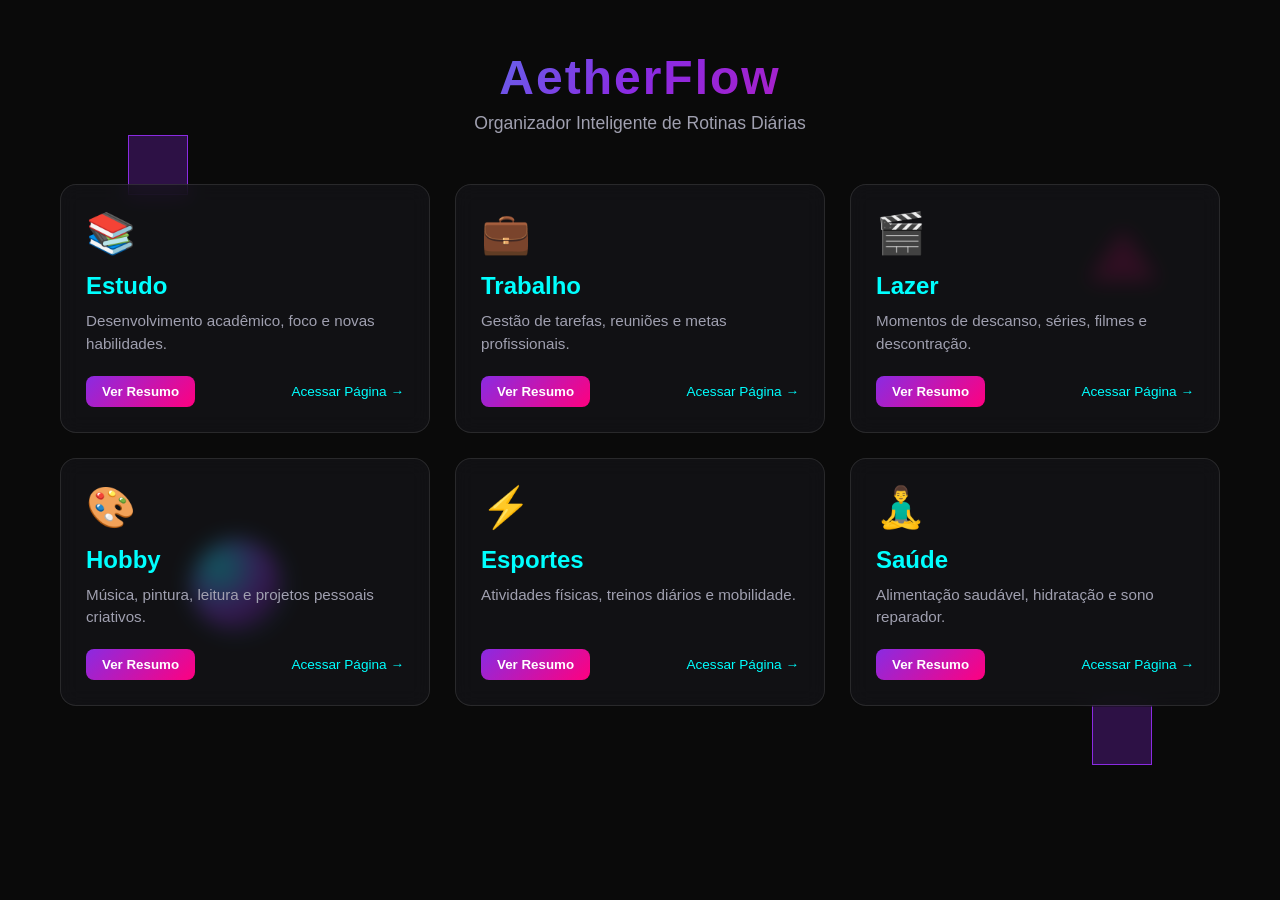
<file: index.html>
<!DOCTYPE html>
<html lang="pt-BR">
<head>
  <meta charset="UTF-8">
  <meta name="viewport" content="width=device-width, initial-scale=1.0">
  <title>AetherFlow - Organizador de Rotinas 3D</title>
  <link rel="stylesheet" href="style.css">
</head>
<body>

  <!-- Objetos 3D Voando no Fundo -->
  <div class="background-3d">
    <div class="cube cube-1">
      <div class="face front"></div>
      <div class="face back"></div>
      <div class="face left"></div>
      <div class="face right"></div>
      <div class="face top"></div>
      <div class="face bottom"></div>
    </div>
    <div class="pyramid pyramid-1">
      <div class="p-face p-front"></div>
      <div class="p-face p-back"></div>
      <div class="p-face p-left"></div>
      <div class="p-face p-right"></div>
    </div>
    <div class="sphere sphere-1"></div>
    <div class="cube cube-2">
      <div class="face front"></div>
      <div class="face back"></div>
      <div class="face left"></div>
      <div class="face right"></div>
      <div class="face top"></div>
      <div class="face bottom"></div>
    </div>
  </div>

  <!-- Cabeçalho -->
  <header class="header">
    <h1 class="gradient-text">AetherFlow</h1>
    <p>Organizador Inteligente de Rotinas Diárias</p>
  </header>

  <!-- Container Principal dos Cards -->
  <main class="container">
    <div class="cards-grid">
      
      <!-- Card Estudo -->
      <article class="card" onclick="openModal('estudo')">
        <div class="card-icon">📚</div>
        <h2>Estudo</h2>
        <p>Desenvolvimento acadêmico, foco e novas habilidades.</p>
        <div class="card-actions">
          <button class="btn-detail">Ver Resumo</button>
          <a href="estudo.html" class="btn-link" onclick="event.stopPropagation()">Acessar Página &rarr;</a>
        </div>
      </article>

      <!-- Card Trabalho -->
      <article class="card" onclick="openModal('trabalho')">
        <div class="card-icon">💼</div>
        <h2>Trabalho</h2>
        <p>Gestão de tarefas, reuniões e metas profissionais.</p>
        <div class="card-actions">
          <button class="btn-detail">Ver Resumo</button>
          <a href="trabalho.html" class="btn-link" onclick="event.stopPropagation()">Acessar Página &rarr;</a>
        </div>
      </article>

      <!-- Card Lazer -->
      <article class="card" onclick="openModal('lazer')">
        <div class="card-icon">🎬</div>
        <h2>Lazer</h2>
        <p>Momentos de descanso, séries, filmes e descontração.</p>
        <div class="card-actions">
          <button class="btn-detail">Ver Resumo</button>
          <a href="lazer.html" class="btn-link" onclick="event.stopPropagation()">Acessar Página &rarr;</a>
        </div>
      </article>

      <!-- Card Hobby -->
      <article class="card" onclick="openModal('hobby')">
        <div class="card-icon">🎨</div>
        <h2>Hobby</h2>
        <p>Música, pintura, leitura e projetos pessoais criativos.</p>
        <div class="card-actions">
          <button class="btn-detail">Ver Resumo</button>
          <a href="hobby.html" class="btn-link" onclick="event.stopPropagation()">Acessar Página &rarr;</a>
        </div>
      </article>

      <!-- Card Esportes -->
      <article class="card" onclick="openModal('esportes')">
        <div class="card-icon">⚡</div>
        <h2>Esportes</h2>
        <p>Atividades físicas, treinos diários e mobilidade.</p>
        <div class="card-actions">
          <button class="btn-detail">Ver Resumo</button>
          <a href="esportes.html" class="btn-link" onclick="event.stopPropagation()">Acessar Página &rarr;</a>
        </div>
      </article>

      <!-- Card Saúde -->
      <article class="card" onclick="openModal('saude')">
        <div class="card-icon">🧘‍♂️</div>
        <h2>Saúde</h2>
        <p>Alimentação saudável, hidratação e sono reparador.</p>
        <div class="card-actions">
          <button class="btn-detail">Ver Resumo</button>
          <a href="saude.html" class="btn-link" onclick="event.stopPropagation()">Acessar Página &rarr;</a>
        </div>
      </article>

    </div>
  </main>

  <!-- Estrutura do Modal -->
  <div id="routineModal" class="modal-overlay" onclick="closeModal(event)">
    <div class="modal-content">
      <span class="modal-close" onclick="closeModalDirect()">&times;</span>
      <div id="modalBody"></div>
    </div>
  </div>

  <!-- JavaScript Embutido -->
  <script>
    const routineData = {
      estudo: {
        title: "📚 Rotina de Estudos",
        desc: "Organização diária para maximizar a aprendizagem e retenção de conteúdo.",
        items: ["08:00 - Leitura de artigos acadêmicos", "14:00 - Prática de programação e algoritmos", "19:00 - Revisão de notas com Pomodoro (25/5 min)"],
        link: "estudo.html"
      },
      trabalho: {
        title: "💼 Rotina de Trabalho",
        desc: "Foco total na execução de projetos e produtividade profissional.",
        items: ["09:00 - Alinhamento com a equipe (Daily)", "10:30 - Bloco de trabalho profundo (Deep Work)", "16:00 - Resposta de e-mails e organização de demandas"],
        link: "trabalho.html"
      },
      lazer: {
        title: "🎬 Rotina de Lazer",
        desc: "Tempo de descanso essencial para recarregar as energias mentais.",
        items: ["18:30 - Assistir séries ou filmes", "20:00 - Jogos online com amigos", "21:30 - Ouvir podcasts descontraídos"],
        link: "lazer.html"
      },
      hobby: {
        title: "🎨 Rotina de Hobbies",
        desc: "Expressão criativa e atividades relaxantes fora da rotina principal.",
        items: ["17:00 - Prática de instrumento musical", "18:00 - Ilustração digital / Escrita criativa", "Finais de semana - Jardinagem e fotografia"],
        link: "hobby.html"
      },
      esportes: {
        title: "⚡ Rotina de Esportes",
        desc: "Fortalecimento físico, condicionamento cardio e energia.",
        items: ["06:30 - Corrida ao ar livre (5km)", "17:30 - Musculação / Calistenia", "Alongamento matinal diário"],
        link: "esportes.html"
      },
      saude: {
        title: "🧘‍♂️ Rotina de Saúde",
        desc: "Cuidado integral com o corpo, mente e bem-estar geral.",
        items: ["Metas de 2.5L de água por dia", "Meditação guiada de 10 minutos (manhã)", "Higiene do sono a partir das 22:00"],
        link: "saude.html"
      }
    };

    function openModal(key) {
      const data = routineData[key];
      if (!data) return;

      const modalBody = document.getElementById("modalBody");
      modalBody.innerHTML = `
        <h2>${data.title}</h2>
        <p class="modal-desc">${data.desc}</p>
        <ul class="modal-list">
          ${data.items.map(item => `<li>✨ ${item}</li>`).join('')}
        </ul>
        <a href="${data.link}" class="modal-btn-page">Ir para página detalhada</a>
      `;

      document.getElementById("routineModal").classList.add("active");
    }

    function closeModal(event) {
      if (event.target.classList.contains('modal-overlay')) {
        document.getElementById("routineModal").classList.remove("active");
      }
    }

    function closeModalDirect() {
      document.getElementById("routineModal").classList.remove("active");
    }
  </script>
</body>
</html>
</file>
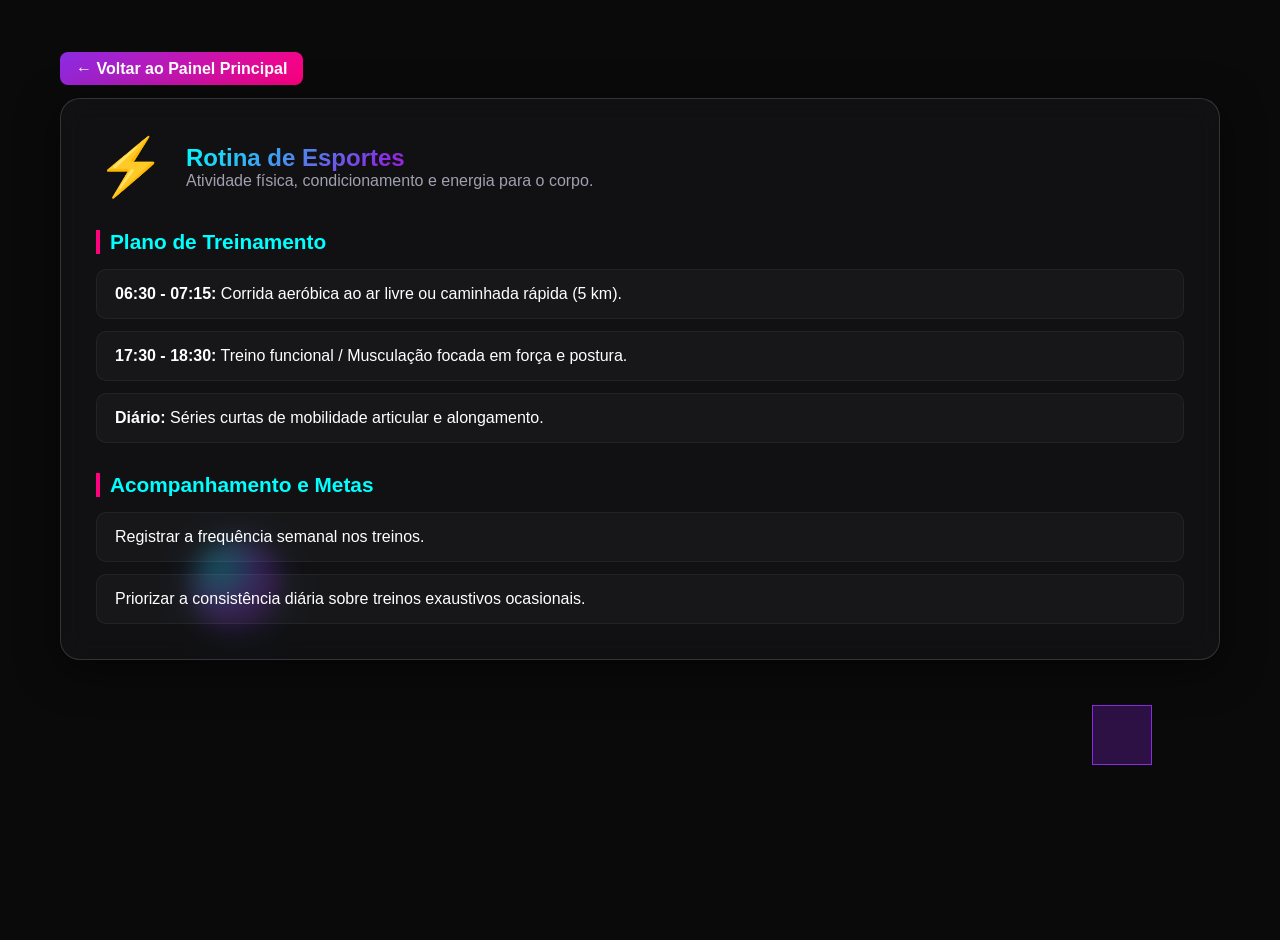
<file: esportes.html>
<!DOCTYPE html>
<html lang="pt-BR">
<head>
  <meta charset="UTF-8">
  <meta name="viewport" content="width=device-width, initial-scale=1.0">
  <title>AetherFlow - Esportes</title>
  <link rel="stylesheet" href="style.css">
</head>
<body>

  <div class="background-3d">
    <div class="sphere sphere-1"></div>
    <div class="cube cube-2"><div class="face front"></div><div class="face back"></div><div class="face left"></div><div class="face right"></div><div class="face top"></div><div class="face bottom"></div></div>
  </div>

  <main class="container" style="margin-top: 40px;">
    <a href="index.html" class="btn-detail">&larr; Voltar ao Painel Principal</a>
    
    <article class="page-card">
      <div class="page-header">
        <div class="card-icon">⚡</div>
        <div>
          <h1 class="gradient-text">Rotina de Esportes</h1>
          <p style="color: var(--text-sub);">Atividade física, condicionamento e energia para o corpo.</p>
        </div>
      </div>
      
      <h3 class="sub-title">Plano de Treinamento</h3>
      <ul class="detail-list">
        <li><strong>06:30 - 07:15:</strong> Corrida aeróbica ao ar livre ou caminhada rápida (5 km).</li>
        <li><strong>17:30 - 18:30:</strong> Treino funcional / Musculação focada em força e postura.</li>
        <li><strong>Diário:</strong> Séries curtas de mobilidade articular e alongamento.</li>
      </ul>

      <h3 class="sub-title">Acompanhamento e Metas</h3>
      <ul class="detail-list">
        <li>Registrar a frequência semanal nos treinos.</li>
        <li>Priorizar a consistência diária sobre treinos exaustivos ocasionais.</li>
      </ul>
    </article>
  </main>
</body>
</html>
</file>
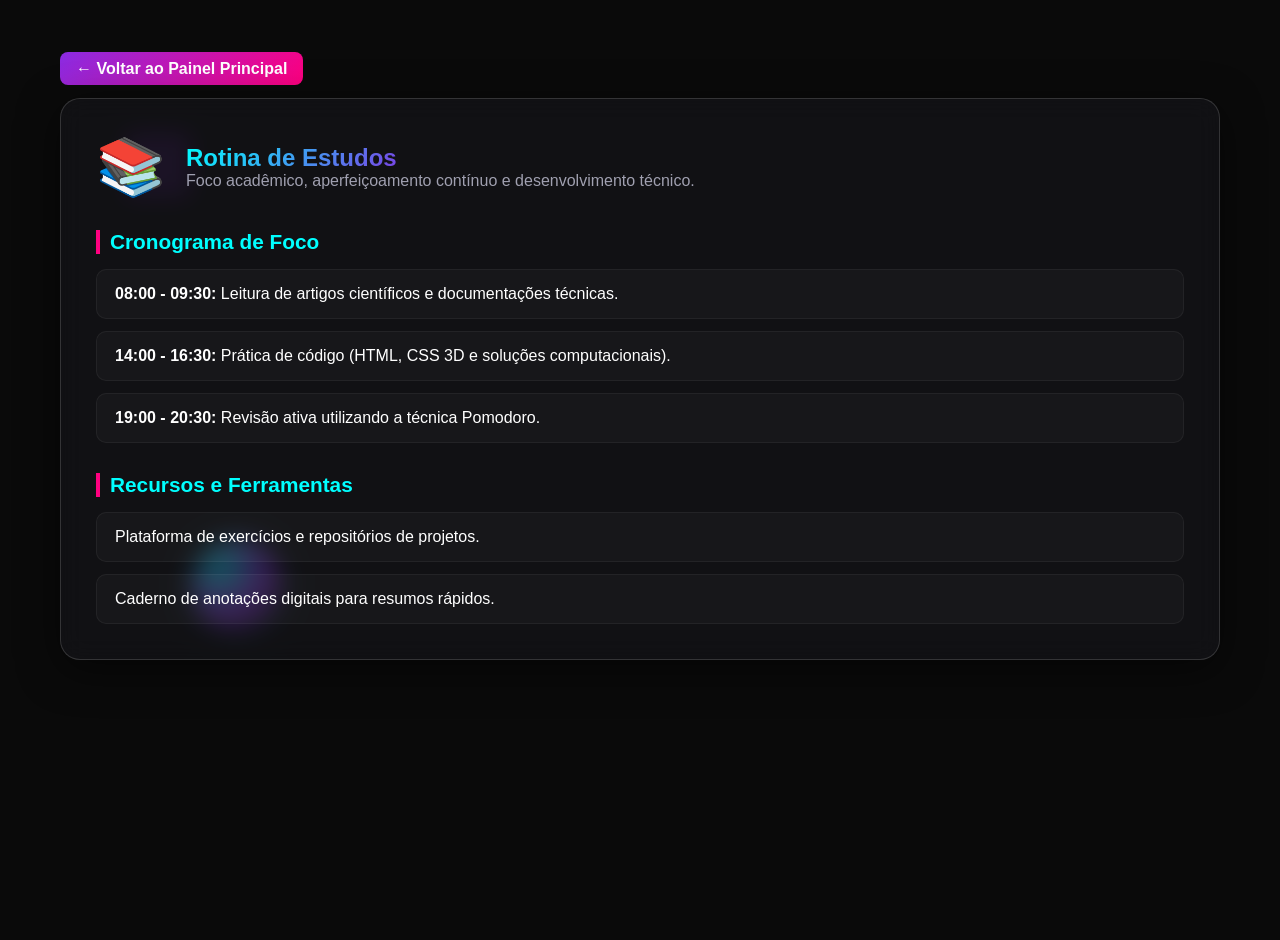
<file: estudo.html>
<!DOCTYPE html>
<html lang="pt-BR">
<head>
  <meta charset="UTF-8">
  <meta name="viewport" content="width=device-width, initial-scale=1.0">
  <title>AetherFlow - Estudo</title>
  <link rel="stylesheet" href="style.css">
</head>
<body>

  <div class="background-3d">
    <div class="cube cube-1"><div class="face front"></div><div class="face back"></div><div class="face left"></div><div class="face right"></div><div class="face top"></div><div class="face bottom"></div></div>
    <div class="sphere sphere-1"></div>
  </div>

  <main class="container" style="margin-top: 40px;">
    <a href="index.html" class="btn-detail">&larr; Voltar ao Painel Principal</a>
    
    <article class="page-card">
      <div class="page-header">
        <div class="card-icon">📚</div>
        <div>
          <h1 class="gradient-text">Rotina de Estudos</h1>
          <p style="color: var(--text-sub);">Foco acadêmico, aperfeiçoamento contínuo e desenvolvimento técnico.</p>
        </div>
      </div>
      
      <h3 class="sub-title">Cronograma de Foco</h3>
      <ul class="detail-list">
        <li><strong>08:00 - 09:30:</strong> Leitura de artigos científicos e documentações técnicas.</li>
        <li><strong>14:00 - 16:30:</strong> Prática de código (HTML, CSS 3D e soluções computacionais).</li>
        <li><strong>19:00 - 20:30:</strong> Revisão ativa utilizando a técnica Pomodoro.</li>
      </ul>

      <h3 class="sub-title">Recursos e Ferramentas</h3>
      <ul class="detail-list">
        <li>Plataforma de exercícios e repositórios de projetos.</li>
        <li>Caderno de anotações digitais para resumos rápidos.</li>
      </ul>
    </article>
  </main>
</body>
</html>
</file>
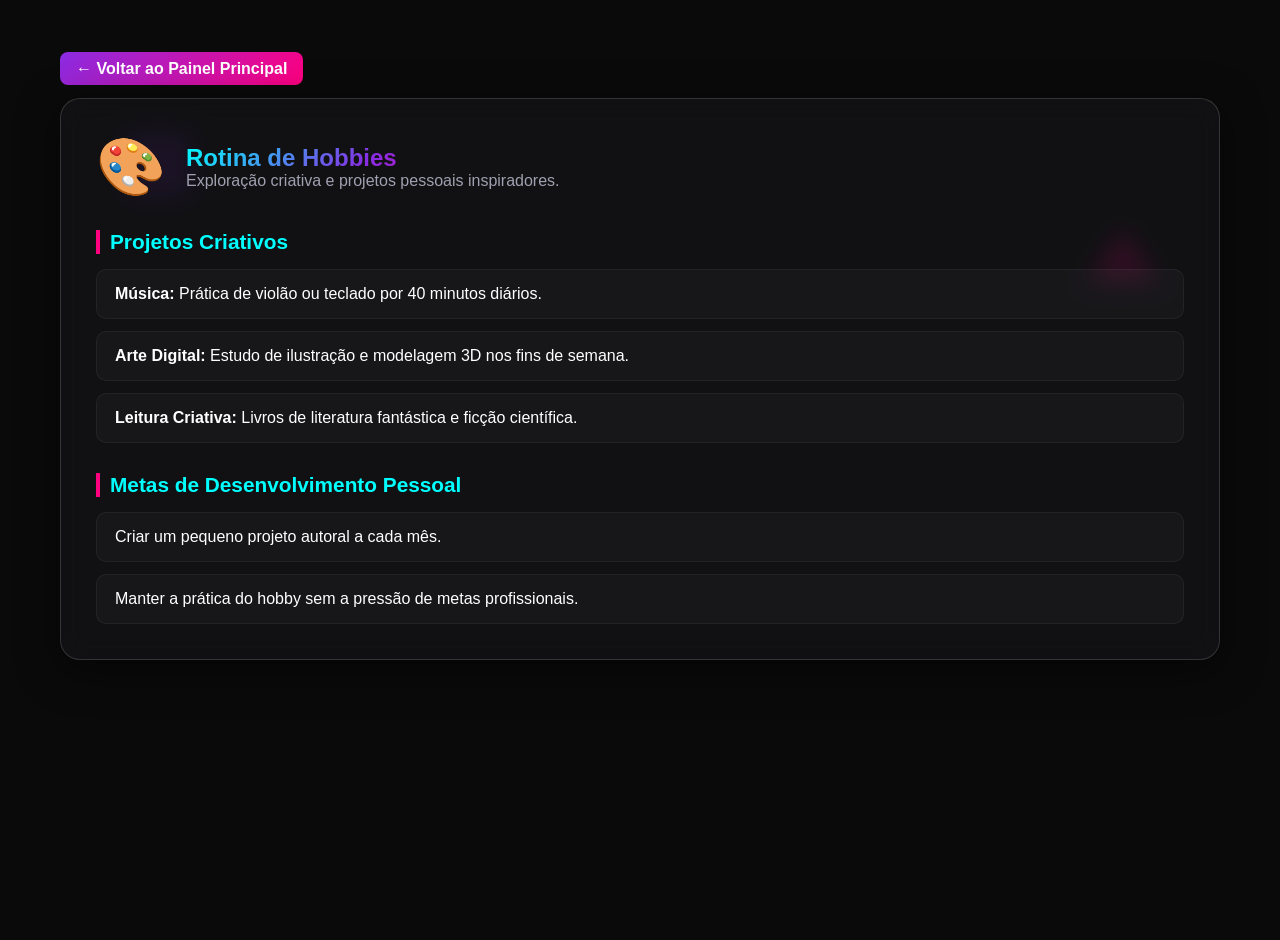
<file: hobby.html>
<!DOCTYPE html>
<html lang="pt-BR">
<head>
  <meta charset="UTF-8">
  <meta name="viewport" content="width=device-width, initial-scale=1.0">
  <title>AetherFlow - Hobby</title>
  <link rel="stylesheet" href="style.css">
</head>
<body>

  <div class="background-3d">
    <div class="cube cube-1"><div class="face front"></div><div class="face back"></div><div class="face left"></div><div class="face right"></div><div class="face top"></div><div class="face bottom"></div></div>
    <div class="pyramid pyramid-1"><div class="p-face p-front"></div><div class="p-face p-back"></div><div class="p-face p-left"></div><div class="p-face p-right"></div></div>
  </div>

  <main class="container" style="margin-top: 40px;">
    <a href="index.html" class="btn-detail">&larr; Voltar ao Painel Principal</a>
    
    <article class="page-card">
      <div class="page-header">
        <div class="card-icon">🎨</div>
        <div>
          <h1 class="gradient-text">Rotina de Hobbies</h1>
          <p style="color: var(--text-sub);">Exploração criativa e projetos pessoais inspiradores.</p>
        </div>
      </div>
      
      <h3 class="sub-title">Projetos Criativos</h3>
      <ul class="detail-list">
        <li><strong>Música:</strong> Prática de violão ou teclado por 40 minutos diários.</li>
        <li><strong>Arte Digital:</strong> Estudo de ilustração e modelagem 3D nos fins de semana.</li>
        <li><strong>Leitura Criativa:</strong> Livros de literatura fantástica e ficção científica.</li>
      </ul>

      <h3 class="sub-title">Metas de Desenvolvimento Pessoal</h3>
      <ul class="detail-list">
        <li>Criar um pequeno projeto autoral a cada mês.</li>
        <li>Manter a prática do hobby sem a pressão de metas profissionais.</li>
      </ul>
    </article>
  </main>
</body>
</html>
</file>
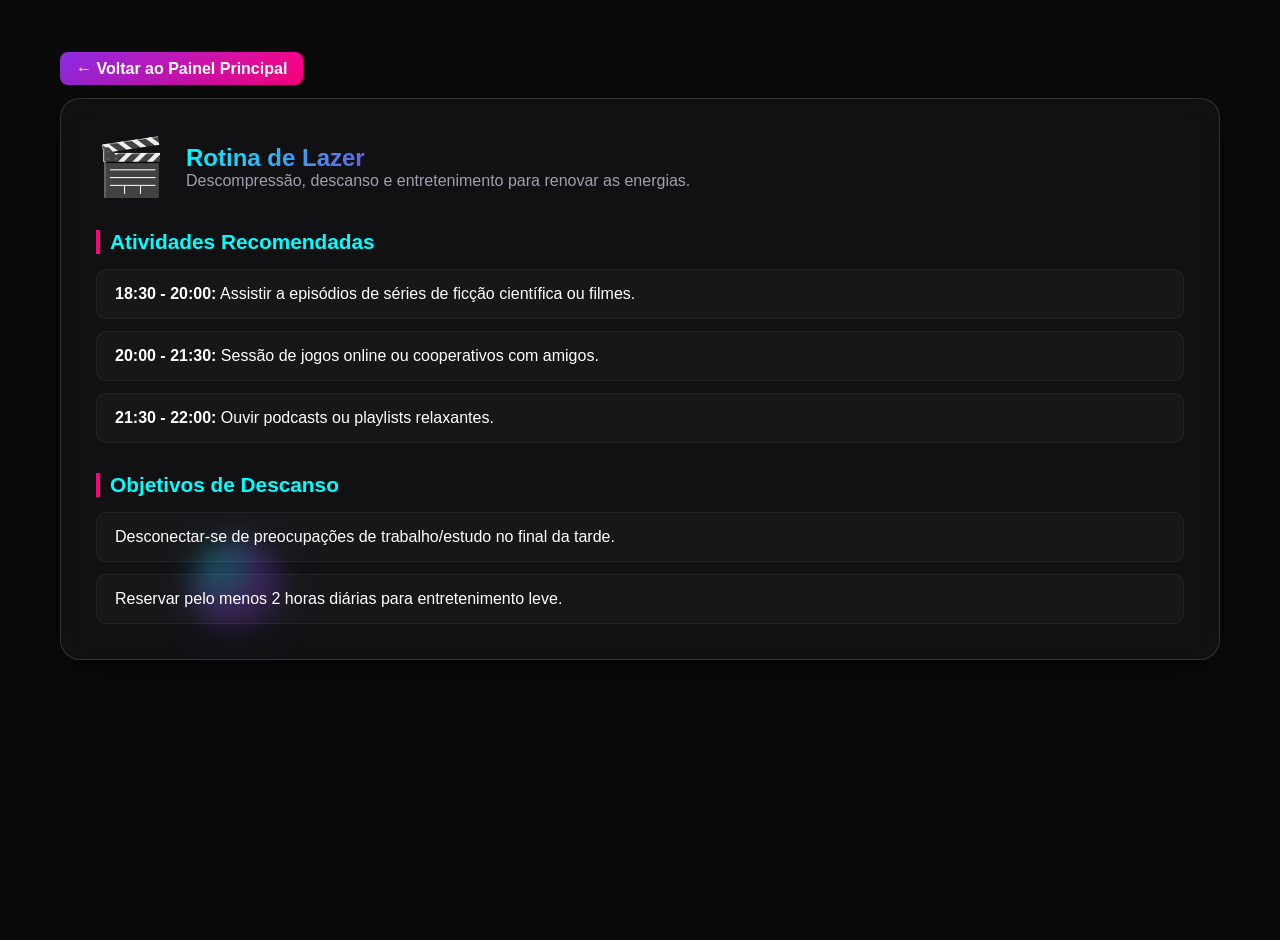
<file: lazer.html>
<!DOCTYPE html>
<html lang="pt-BR">
<head>
  <meta charset="UTF-8">
  <meta name="viewport" content="width=device-width, initial-scale=1.0">
  <title>AetherFlow - Lazer</title>
  <link rel="stylesheet" href="style.css">
</head>
<body>

  <div class="background-3d">
    <div class="sphere sphere-1"></div>
  </div>

  <main class="container" style="margin-top: 40px;">
    <a href="index.html" class="btn-detail">&larr; Voltar ao Painel Principal</a>
    
    <article class="page-card">
      <div class="page-header">
        <div class="card-icon">🎬</div>
        <div>
          <h1 class="gradient-text">Rotina de Lazer</h1>
          <p style="color: var(--text-sub);">Descompressão, descanso e entretenimento para renovar as energias.</p>
        </div>
      </div>
      
      <h3 class="sub-title">Atividades Recomendadas</h3>
      <ul class="detail-list">
        <li><strong>18:30 - 20:00:</strong> Assistir a episódios de séries de ficção científica ou filmes.</li>
        <li><strong>20:00 - 21:30:</strong> Sessão de jogos online ou cooperativos com amigos.</li>
        <li><strong>21:30 - 22:00:</strong> Ouvir podcasts ou playlists relaxantes.</li>
      </ul>

      <h3 class="sub-title">Objetivos de Descanso</h3>
      <ul class="detail-list">
        <li>Desconectar-se de preocupações de trabalho/estudo no final da tarde.</li>
        <li>Reservar pelo menos 2 horas diárias para entretenimento leve.</li>
      </ul>
    </article>
  </main>
</body>
</html>
</file>
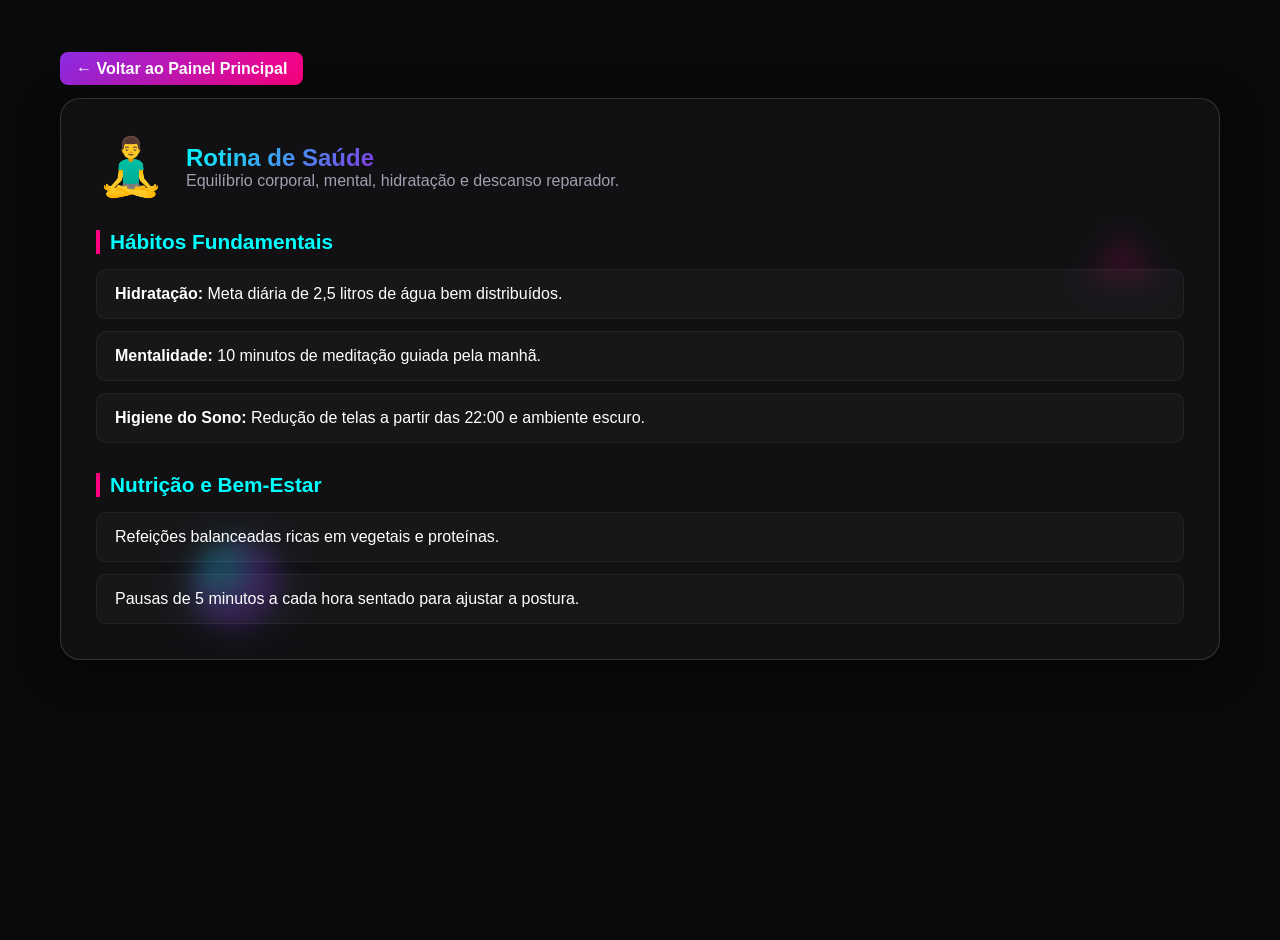
<file: saude.html>
<!DOCTYPE html>
<html lang="pt-BR">
<head>
  <meta charset="UTF-8">
  <meta name="viewport" content="width=device-width, initial-scale=1.0">
  <title>AetherFlow - Saúde</title>
  <link rel="stylesheet" href="style.css">
</head>
<body>

  <div class="background-3d">
    <div class="pyramid pyramid-1"><div class="p-face p-front"></div><div class="p-face p-back"></div><div class="p-face p-left"></div><div class="p-face p-right"></div></div>
    <div class="sphere sphere-1"></div>
  </div>

  <main class="container" style="margin-top: 40px;">
    <a href="index.html" class="btn-detail">&larr; Voltar ao Painel Principal</a>
    
    <article class="page-card">
      <div class="page-header">
        <div class="card-icon">🧘‍♂️</div>
        <div>
          <h1 class="gradient-text">Rotina de Saúde</h1>
          <p style="color: var(--text-sub);">Equilíbrio corporal, mental, hidratação e descanso reparador.</p>
        </div>
      </div>
      
      <h3 class="sub-title">Hábitos Fundamentais</h3>
      <ul class="detail-list">
        <li><strong>Hidratação:</strong> Meta diária de 2,5 litros de água bem distribuídos.</li>
        <li><strong>Mentalidade:</strong> 10 minutos de meditação guiada pela manhã.</li>
        <li><strong>Higiene do Sono:</strong> Redução de telas a partir das 22:00 e ambiente escuro.</li>
      </ul>

      <h3 class="sub-title">Nutrição e Bem-Estar</h3>
      <ul class="detail-list">
        <li>Refeições balanceadas ricas em vegetais e proteínas.</li>
        <li>Pausas de 5 minutos a cada hora sentado para ajustar a postura.</li>
      </ul>
    </article>
  </main>
</body>
</html>
</file>
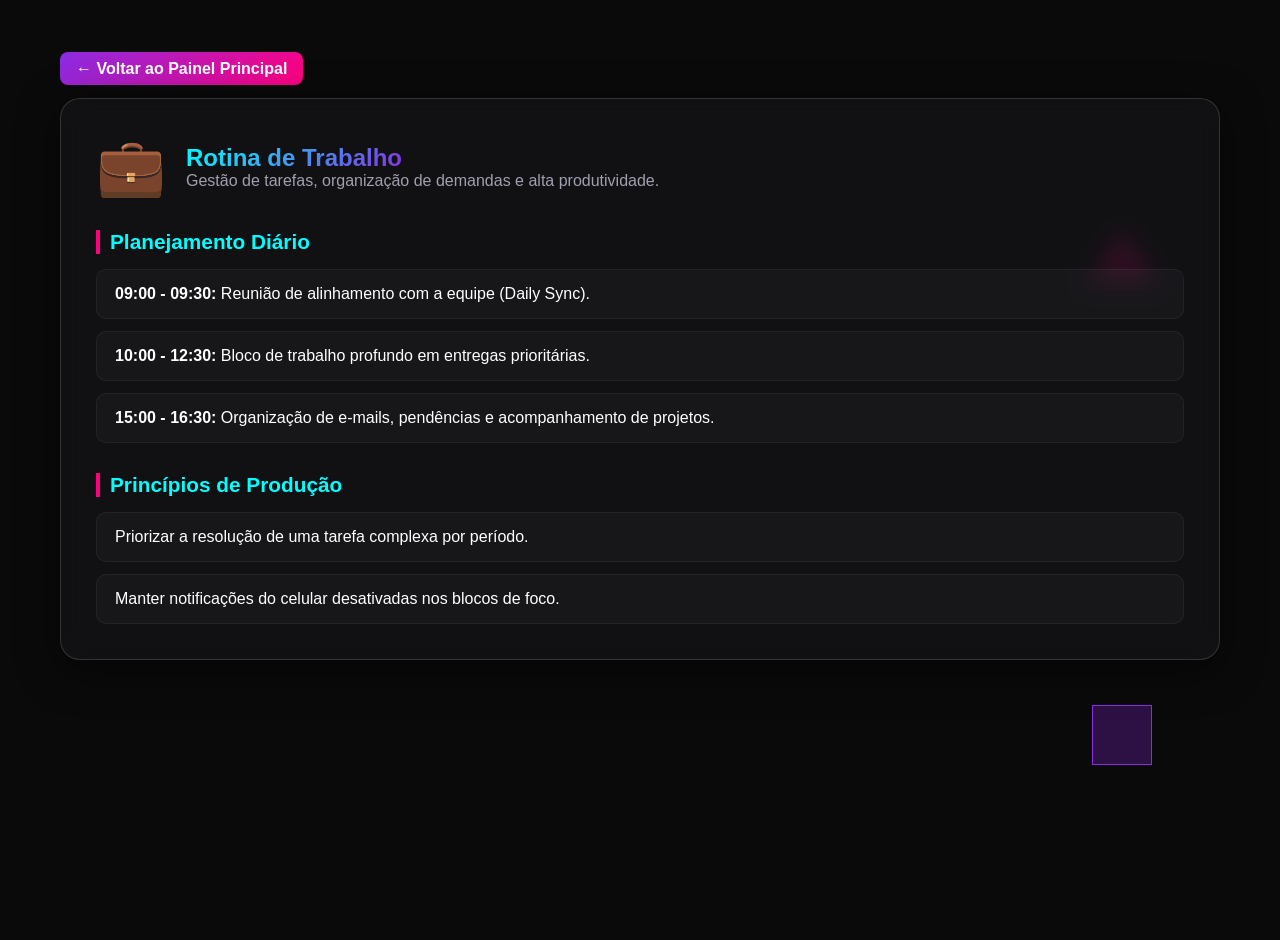
<file: trabalho.html>
<!DOCTYPE html>
<html lang="pt-BR">
<head>
  <meta charset="UTF-8">
  <meta name="viewport" content="width=device-width, initial-scale=1.0">
  <title>AetherFlow - Trabalho</title>
  <link rel="stylesheet" href="style.css">
</head>
<body>

  <div class="background-3d">
    <div class="pyramid pyramid-1"><div class="p-face p-front"></div><div class="p-face p-back"></div><div class="p-face p-left"></div><div class="p-face p-right"></div></div>
    <div class="cube cube-2"><div class="face front"></div><div class="face back"></div><div class="face left"></div><div class="face right"></div><div class="face top"></div><div class="face bottom"></div></div>
  </div>

  <main class="container" style="margin-top: 40px;">
    <a href="index.html" class="btn-detail">&larr; Voltar ao Painel Principal</a>
    
    <article class="page-card">
      <div class="page-header">
        <div class="card-icon">💼</div>
        <div>
          <h1 class="gradient-text">Rotina de Trabalho</h1>
          <p style="color: var(--text-sub);">Gestão de tarefas, organização de demandas e alta produtividade.</p>
        </div>
      </div>
      
      <h3 class="sub-title">Planejamento Diário</h3>
      <ul class="detail-list">
        <li><strong>09:00 - 09:30:</strong> Reunião de alinhamento com a equipe (Daily Sync).</li>
        <li><strong>10:00 - 12:30:</strong> Bloco de trabalho profundo em entregas prioritárias.</li>
        <li><strong>15:00 - 16:30:</strong> Organização de e-mails, pendências e acompanhamento de projetos.</li>
      </ul>

      <h3 class="sub-title">Princípios de Produção</h3>
      <ul class="detail-list">
        <li>Priorizar a resolução de uma tarefa complexa por período.</li>
        <li>Manter notificações do celular desativadas nos blocos de foco.</li>
      </ul>
    </article>
  </main>
</body>
</html>
</file>
<file: style.css>
/* RESET & VARIÁVEIS DE COR */
:root {
  --bg-color: #0a0a0a;
  --color-1: #8a2be2;
  --color-2: #00ffff;
  --color-3: #ff007f;
  --card-bg: rgba(20, 20, 25, 0.7);
  --text-main: #ffffff;
  --text-sub: #a0a0b0;
}

* {
  margin: 0;
  padding: 0;
  box-sizing: border-box;
  font-family: 'Segoe UI', Tahoma, Geneva, Verdana, sans-serif;
}

body {
  background-color: var(--bg-color);
  color: var(--text-main);
  min-height: 100vh;
  overflow-x: hidden;
  position: relative;
}

/* GRADIENTE EM TEXTO */
.gradient-text {
  background: linear-gradient(135deg, var(--color-2), var(--color-1), var(--color-3));
  -webkit-background-clip: text;
  -webkit-text-fill-color: transparent;
}

/* HEADER */
.header {
  text-align: center;
  padding: 50px 20px 30px;
  position: relative;
  z-index: 2;
}

.header h1 {
  font-size: 3rem;
  letter-spacing: 2px;
  margin-bottom: 8px;
}

.header p {
  color: var(--text-sub);
  font-size: 1.1rem;
}

/* LAYOUT PRINCIPAL */
.container {
  max-width: 1200px;
  margin: 0 auto;
  padding: 20px 20px 60px;
  position: relative;
  z-index: 2;
}

.cards-grid {
  display: grid;
  grid-template-columns: repeat(auto-fit, minmax(300px, 1fr));
  gap: 25px;
}

/* ESTILO DOS CARDS */
.card {
  background: var(--card-bg);
  backdrop-filter: blur(10px);
  border: 1px solid rgba(255, 255, 255, 0.1);
  border-radius: 16px;
  padding: 25px;
  cursor: pointer;
  transition: transform 0.3s ease, border-color 0.3s ease, box-shadow 0.3s ease;
  display: flex;
  flex-direction: column;
}

.card:hover {
  transform: translateY(-8px) scale(1.02);
  border-color: var(--color-2);
  box-shadow: 0 10px 30px rgba(0, 255, 255, 0.2);
}

.card-icon {
  font-size: 2.5rem;
  margin-bottom: 15px;
}

.card h2 {
  font-size: 1.5rem;
  margin-bottom: 10px;
  color: var(--color-2);
}

.card p {
  color: var(--text-sub);
  font-size: 0.95rem;
  line-height: 1.5;
  margin-bottom: 20px;
  flex-grow: 1;
}

.card-actions {
  display: flex;
  justify-content: space-between;
  align-items: center;
  gap: 10px;
}

.btn-detail {
  background: linear-gradient(135deg, var(--color-1), var(--color-3));
  border: none;
  color: #fff;
  padding: 8px 16px;
  border-radius: 8px;
  font-weight: bold;
  cursor: pointer;
  transition: opacity 0.2s;
  text-decoration: none;
}

.btn-detail:hover {
  opacity: 0.85;
}

.btn-link {
  color: var(--color-2);
  text-decoration: none;
  font-size: 0.85rem;
  transition: color 0.2s;
}

.btn-link:hover {
  color: var(--color-3);
  text-decoration: underline;
}

/* ESTILOS DAS PÁGINAS SECUNDÁRIAS */
.page-card {
  background: var(--card-bg);
  backdrop-filter: blur(12px);
  border: 1px solid rgba(255, 255, 255, 0.15);
  border-radius: 20px;
  padding: 35px;
  margin-top: 20px;
  box-shadow: 0 10px 40px rgba(0, 0, 0, 0.5);
}

.page-header {
  display: flex;
  align-items: center;
  gap: 20px;
  margin-bottom: 20px;
}

.page-header .card-icon {
  font-size: 3.5rem;
  margin-bottom: 0;
}

.sub-title {
  color: var(--color-2);
  margin-top: 30px;
  margin-bottom: 15px;
  font-size: 1.3rem;
  border-left: 4px solid var(--color-3);
  padding-left: 10px;
}

.detail-list {
  list-style: none;
  display: flex;
  flex-direction: column;
  gap: 12px;
}

.detail-list li {
  background: rgba(255, 255, 255, 0.03);
  border: 1px solid rgba(255, 255, 255, 0.05);
  padding: 12px 18px;
  border-radius: 10px;
  color: var(--text-main);
  line-height: 1.5;
}

/* MODAL */
.modal-overlay {
  position: fixed;
  top: 0;
  left: 0;
  width: 100%;
  height: 100%;
  background: rgba(0, 0, 0, 0.8);
  backdrop-filter: blur(8px);
  display: flex;
  justify-content: center;
  align-items: center;
  opacity: 0;
  pointer-events: none;
  transition: opacity 0.3s ease;
  z-index: 100;
}

.modal-overlay.active {
  opacity: 1;
  pointer-events: all;
}

.modal-content {
  background: #141419;
  border: 1px solid var(--color-1);
  box-shadow: 0 0 25px rgba(138, 43, 226, 0.4);
  border-radius: 16px;
  padding: 30px;
  max-width: 500px;
  width: 90%;
  position: relative;
}

.modal-close {
  position: absolute;
  top: 15px;
  right: 20px;
  font-size: 1.8rem;
  color: var(--text-sub);
  cursor: pointer;
}

.modal-close:hover {
  color: #fff;
}

.modal-content h2 {
  color: var(--color-2);
  margin-bottom: 10px;
}

.modal-desc {
  color: var(--text-sub);
  margin-bottom: 15px;
  font-size: 0.95rem;
}

.modal-list {
  list-style: none;
  margin-bottom: 25px;
}

.modal-list li {
  padding: 8px 0;
  border-bottom: 1px solid rgba(255, 255, 255, 0.05);
}

.modal-btn-page {
  display: inline-block;
  background: linear-gradient(135deg, var(--color-2), var(--color-1));
  color: #000;
  font-weight: bold;
  text-decoration: none;
  padding: 10px 20px;
  border-radius: 8px;
}

/* FUNDO 3D (ANIMADO VIA CSS) */
.background-3d {
  position: fixed;
  top: 0;
  left: 0;
  width: 100vw;
  height: 100vh;
  overflow: hidden;
  pointer-events: none;
  z-index: 1;
}

/* CUBOS 3D */
.cube {
  position: absolute;
  width: 60px;
  height: 60px;
  transform-style: preserve-3d;
  animation: floatCube 12s infinite linear;
}

.cube-1 { top: 15%; left: 10%; }
.cube-2 { bottom: 15%; right: 10%; animation-duration: 18s; }

.face {
  position: absolute;
  width: 60px;
  height: 60px;
  background: rgba(138, 43, 226, 0.15);
  border: 1px solid var(--color-1);
}

.front  { transform: translateZ(30px); }
.back   { transform: rotateY(180deg) translateZ(30px); }
.right  { transform: rotateY(90deg) translateZ(30px); }
.left   { transform: rotateY(-90deg) translateZ(30px); }
.top    { transform: rotateX(90deg) translateZ(30px); }
.bottom { transform: rotateX(-90deg) translateZ(30px); }

@keyframes floatCube {
  0% { transform: translateY(0) rotateX(0deg) rotateY(0deg); }
  50% { transform: translateY(-40px) rotateX(180deg) rotateY(180deg); }
  100% { transform: translateY(0) rotateX(360deg) rotateY(360deg); }
}

/* ESFERA 3D */
.sphere {
  position: absolute;
  top: 60%;
  left: 15%;
  width: 90px;
  height: 90px;
  border-radius: 50%;
  background: radial-gradient(circle at 30% 30%, var(--color-2), var(--color-1), #000);
  box-shadow: 0 0 20px rgba(0, 255, 255, 0.3);
  animation: floatSphere 10s infinite ease-in-out;
}

@keyframes floatSphere {
  0%, 100% { transform: translateY(0) scale(1); }
  50% { transform: translateY(-30px) scale(1.1); }
}

/* PIRÂMIDE 3D */
.pyramid {
  position: absolute;
  top: 25%;
  right: 15%;
  width: 0;
  height: 0;
  transform-style: preserve-3d;
  animation: floatPyramid 15s infinite linear;
}

.p-face {
  position: absolute;
  width: 0;
  height: 0;
  border-left: 35px solid transparent;
  border-right: 35px solid transparent;
  border-bottom: 60px solid rgba(255, 0, 127, 0.25);
}

.p-front { transform: translateZ(20px) rotateX(30deg); }
.p-back  { transform: translateZ(-20px) rotateX(-30deg) rotateY(180deg); }
.p-left  { transform: translateX(-20px) rotateZ(30deg) rotateY(-90deg); }
.p-right { transform: translateX(20px) rotateZ(-30deg) rotateY(90deg); }

@keyframes floatPyramid {
  0% { transform: translateY(0) rotateY(0deg); }
  50% { transform: translateY(-50px) rotateY(180deg); }
  100% { transform: translateY(0) rotateY(360deg); }
}
</file>
